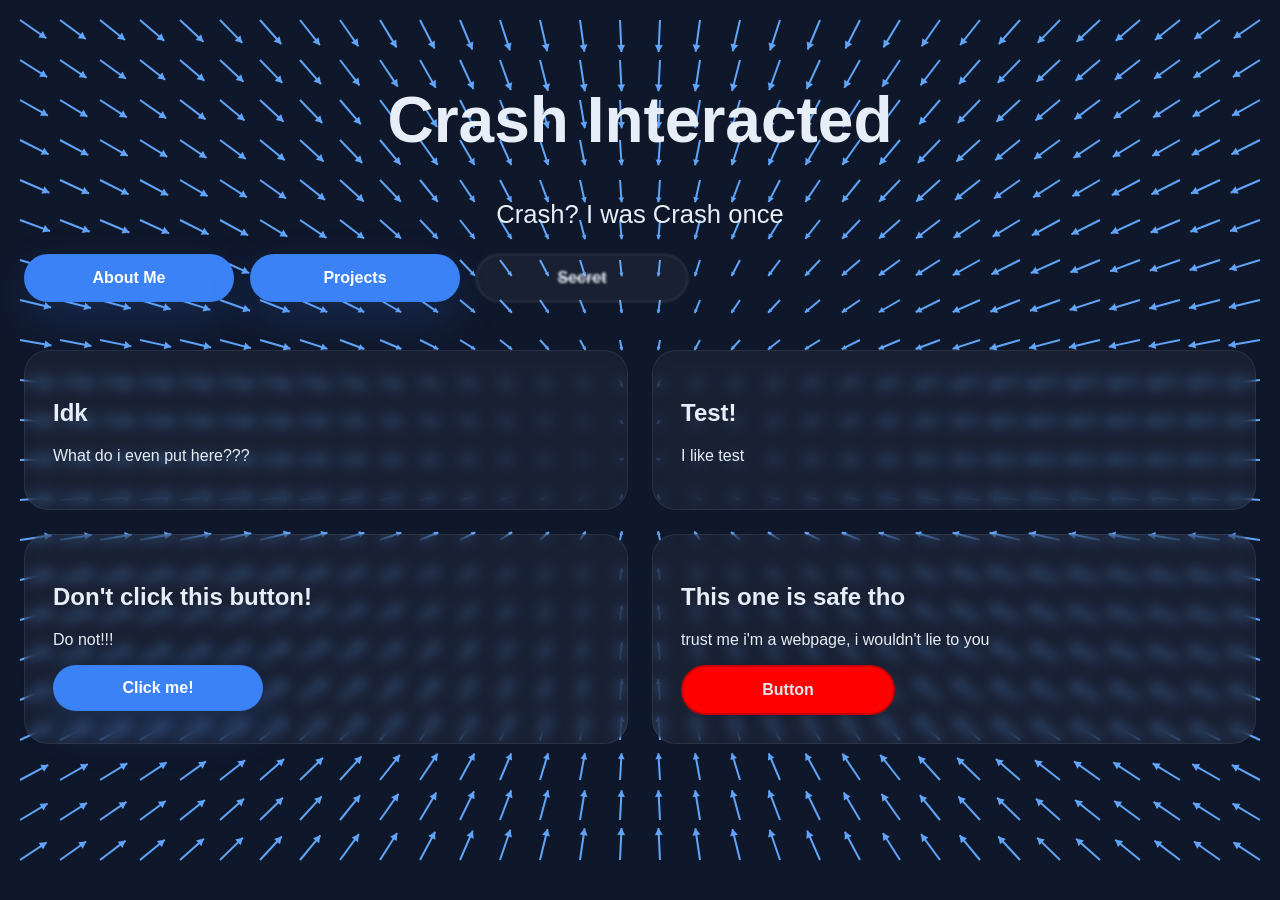
<file: index.html>
<!DOCTYPE html>
<html lang="en">
    <head> 
        <meta charset="UTF-8">
        <meta name="viewport" content="width=device-width, initial-scale=1.0">
        <link rel="icon" href="./favicon.png"/>
        <title>Crash Interacted</title>
        <link rel="stylesheet" href="style.css">
    </head>
    <body>
        <canvas id="bg"></canvas>
        
        <main class="page">
        
            <!-- says right there ↓: title thingy-->
            <header class="title_thingy">
                <h1 class="title">Crash Interacted</h1>
                <p id="rand_splash"></p>

                <script>
                    const messages = [
                        "Welcome to another episode of Crash!",
                        "BREAKING NEWS: Crash Interacted",
                        "Crash? I was Crash once",
                        "Crash Interacted",
                        "detcaretnI hsarC",
                        "Hi, I'm crash! I exist sometimes",
                        "Nästan snabbare än Crash"
                    ];
                        
                    const randomMessage =
                        messages[Math.floor(Math.random() * messages.length)];
                        
                    document.getElementById("rand_splash").textContent = randomMessage;
                </script>
            </header>

            <div class="actions">
                <a class="button" href="./about.html">About Me</a>
                <a class="button" href="./projects.html">Projects</a>
                <a class="button-secret" href="./secret.html"><s>Secret</s></a>
            </div>

            <!-- Grid with cards! idk what to put here -->
            <section class="section-grid">
                <article class="card">
                    <h2>Idk</h2>
                    <p>What do i even put here???</p>
                </article>
                <article class="card">
                    <h2>Test!</h2>
                    <p>I like test</p>
                </article>
                <article class="card">
                    <h2>Don't click this button!</h2>
                    <p>Do not!!!</p>
                    <a class="button" href="./nocivaf.png">Click me!</a>
                </article>
                <article class="card">
                    <h2>This one is safe tho</h2>
                    <p>trust me i'm a webpage, i wouldn't lie to you</p>
                    <a class="button-scary" href="">Button</a>
                </article>
            </section>

            

            <!-- Script for the arrows in the background -->
        
            
            <script>
                const canvas = document.getElementById("bg");
                const ctx = canvas.getContext("2d");
                
                let mouse = {
                    x: window.innerWidth / 2,
                    y: window.innerHeight / 2
                };

                const spacing = 40;

                function resize() {
                    canvas.width = window.innerWidth;
                    canvas.height = window.innerHeight;
                }

                window.addEventListener("resize", resize);
                resize();

                window.addEventListener("mousemove", e => {
                    mouse.x = e.clientX;
                    mouse.y = e.clientY;
                });

                function drawArrow(x, y, angle, length) {
                    const headSize = Math.max(4, length * 0.25);
                
                    const endX = x + Math.cos(angle) * length;
                    const endY = y + Math.sin(angle) * length;
                
                    ctx.beginPath();
                    ctx.moveTo(x, y);
                    ctx.lineTo(endX, endY);
                    ctx.stroke();
                
                    ctx.beginPath();
                    ctx.moveTo(endX, endY);
                    ctx.lineTo(
                        endX - Math.cos(angle - Math.PI / 6) * headSize,
                        endY - Math.sin(angle - Math.PI / 6) * headSize
                    );
                    ctx.lineTo(
                        endX - Math.cos(angle + Math.PI / 6) * headSize,
                        endY - Math.sin(angle + Math.PI / 6) * headSize
                    );
                    ctx.closePath();
                    ctx.fill();
                }

                function animate() {
                    ctx.clearRect(0, 0, canvas.width, canvas.height);
                
                    ctx.strokeStyle = "#60a5fa";
                    ctx.fillStyle = "#60a5fa";
                    ctx.lineWidth = 2;
                
                    const maxDistance = Math.hypot(canvas.width, canvas.height);
                
                    for (let x = spacing / 2; x < canvas.width; x += spacing) {
                        for (let y = spacing / 2; y < canvas.height; y += spacing) {
                        
                            const dx = mouse.x - x;
                            const dy = mouse.y - y;
                        
                            const distance = Math.hypot(dx, dy);
                            const angle = Math.atan2(dy, dx);
                        
                            const normalizedDistance = Math.min(distance / 400, 1);
                        
                            // Very short near cursor, full length farther away
                            const length = 2 + normalizedDistance * 30;
                        
                            drawArrow(x, y, angle, length);
                        }
                    }
                
                    requestAnimationFrame(animate);
                }

                function shouldUseBackground() {
                    return (
                        window.innerWidth >= 768 &&
                        !window.matchMedia("(pointer: coarse)").matches
                    );
                }
                
                if (shouldUseBackground()) {
                    animate();
                } else {
                    canvas.remove();
                }
            </script>
        </main>
    </body>
</html>
</file>
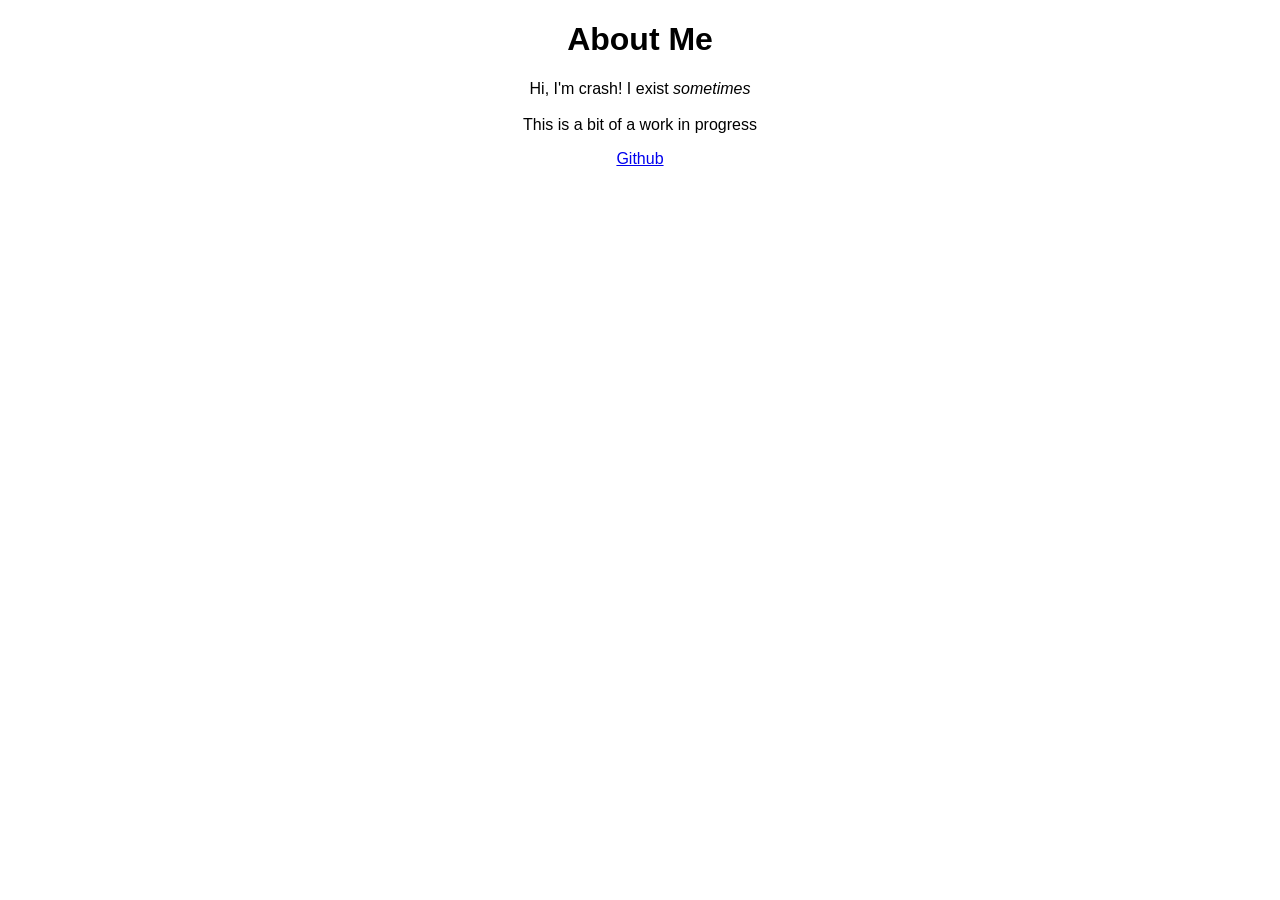
<file: about.html>
<!DOCTYPE html>
<html lang="en">
    <head>
        <meta charset="UTF-8">
        <meta name="viewport" content="width=device-width, initial-scale=1.0">
        <link rel="icon" href="./favicon.png"/>
        <title>Crash Interacted - About Me</title>
        <style>
            body {
                font-family: Arial, sans-serif;
                text-align: center;
            }
        </style>
    </head>
    <body>
        <h1>About Me</h1>
        <p>Hi, I'm crash! I exist <i>sometimes</i><br><br>This is a bit of a work in progress</p>
        <a href="https://github.com/crashinteracted">Github</a>
    </body>
</html>
</file>
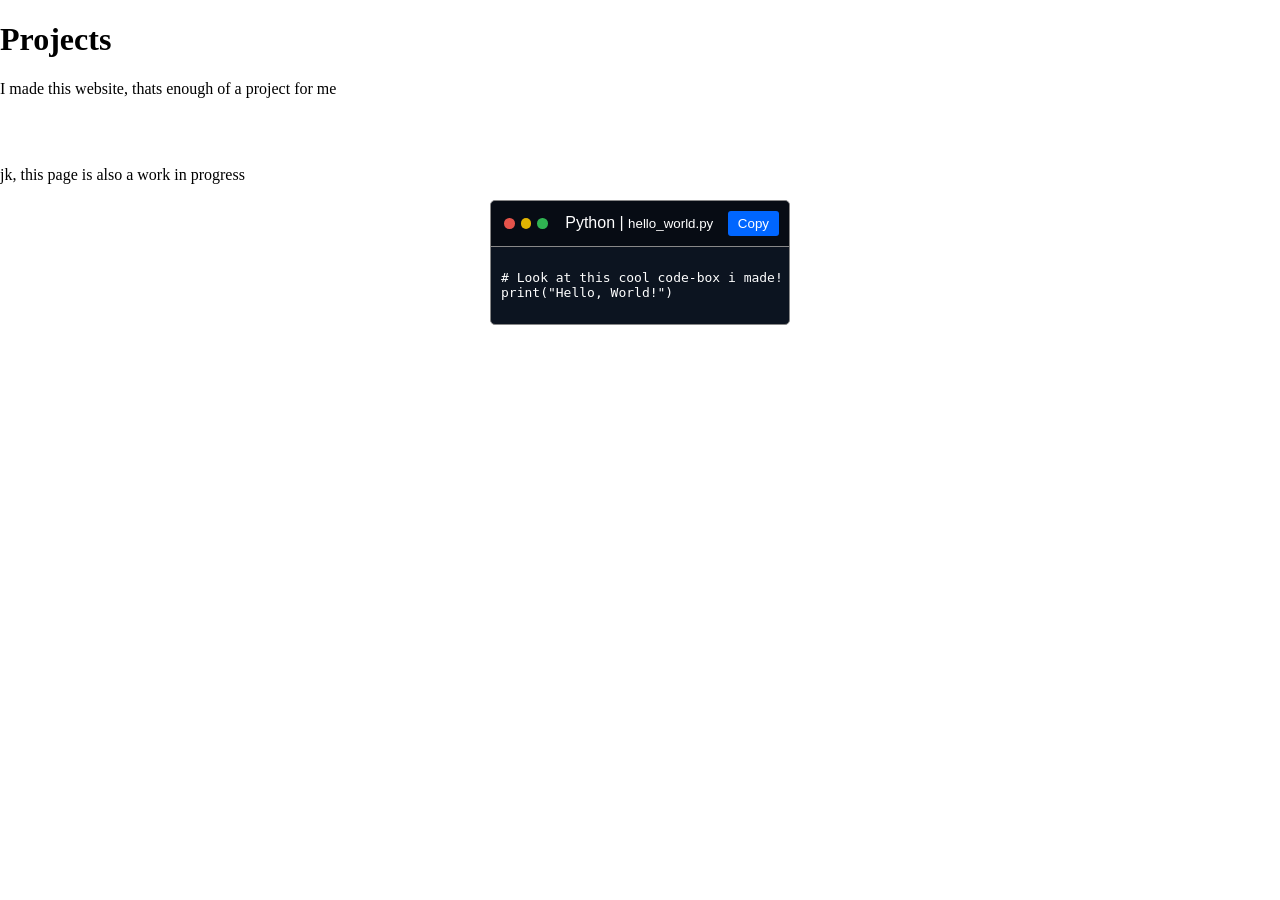
<file: projects.html>
<!DOCTYPE html>
<html>
    <head>
        <meta charset="UTF-8">
        <meta name="viewport" content="width=device-width, initial-scale=1.0">
        <link rel="icon" href="./favicon.png"/>
        <link rel="stylesheet" href="./projects.css"/>
        <script src="./assets/custom_elements/codesnippet.js"></script>
        <title>Crash Interacted - Projects</title>
    </head>
    <body>
        <h1>Projects</h1>
        <p>I made this website, thats enough of a project for me</p>
        <br>
        <br>
        <p>jk, this page is also a work in progress</p>
        <div style="width: min(80%, 300px); margin: auto;">
            <code-snippet data-lang="Python" data-name="hello_world.py" data-code='# Look at this cool code-box i made! \nprint("Hello, World!")'></code-snippet>
        </div>
    </body>
</html>
</file>
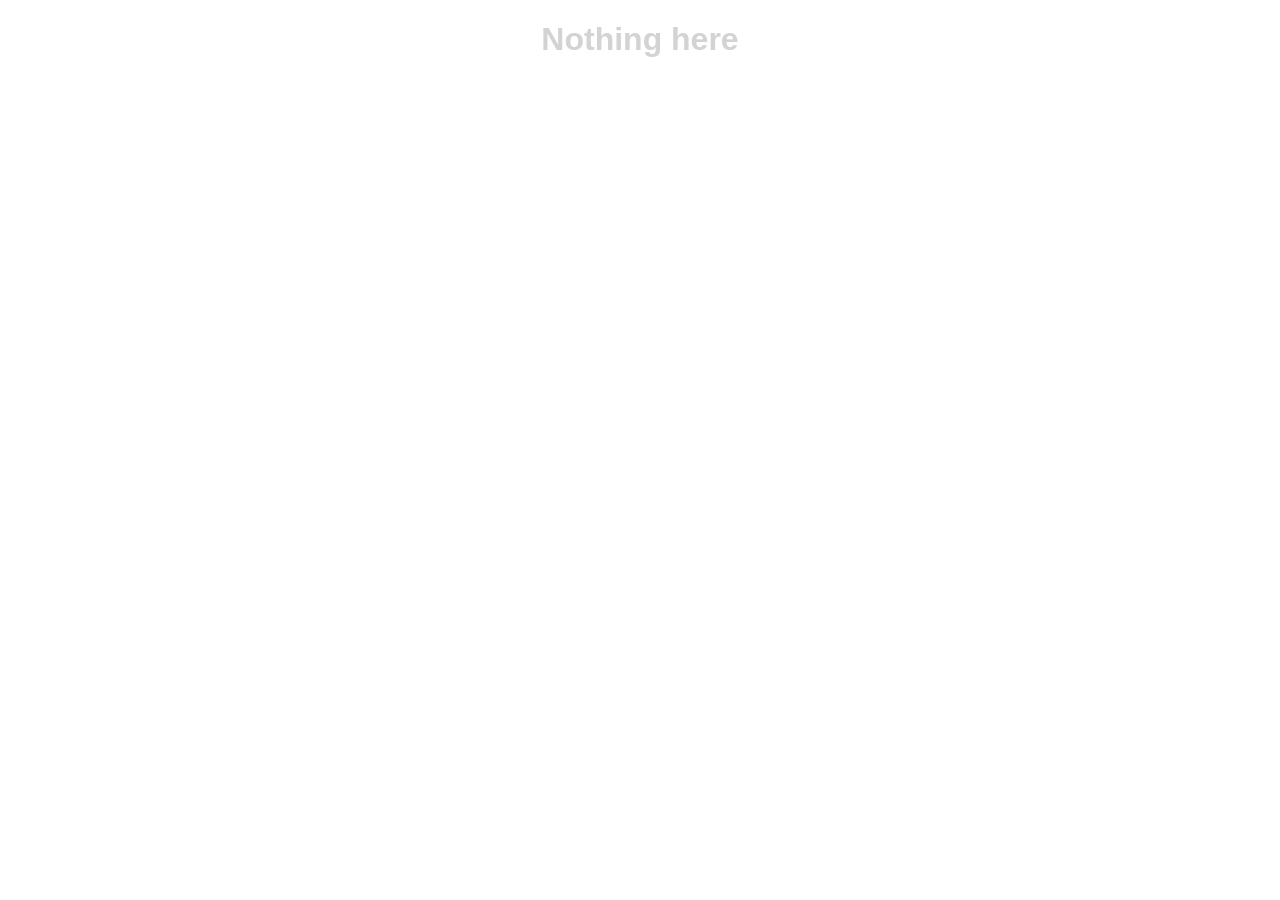
<file: secret.html>
<!DOCTYPE html>
<html>
    <head>
        <meta charset="UTF-8">
        <meta name="viewport" content="width=device-width, initial-scale=1.0">
        <link rel="icon" href="./nocivaf.png"/>
        <title>Shh this is secret</title>
        <style>
            body {
                color: lightgray;
                text-align: center;
                font-family: Arial, Helvetica, sans-serif;
            }
        </style>
    </head>
    <body>
        <h1>Nothing here</h1>
        <br>
        <p style="color: white;">absolutely nothing</p>
    </body>
</html>
</file>
<file: style.css>
html, body {
    margin: 0;
    width: 100%;
    height: 100%;
    overflow: hidden;
    background: #0f172a;
}

canvas {
    display: block;
    width: 100%;
    height: 100%;
}

#bg {
    position: fixed;
    inset: 0;
    z-index: 0;
    pointer-events: none;
}

.page {
    font-family: Arial, sans-serif;
    color: #e7eef7;
    margin: 0 auto;
    padding: 40px 24px 80px;
    position: relative;
    z-index: 1;
}

.title_thingy {
    text-align: center;
}

.title_thingy h1 {
    font-size: clamp(3rem, 5vw, 5rem);
}

.title_thingy p {
    font-size: clamp(1rem, 2vw, 2rem);
}

.section-grid {
    display: grid;
    gap: 24px;
    margin-top: 48px;
}

.card {
    background: rgba(255, 255, 255, 0.04);
    border: 1px solid rgba(255, 255, 255, 0.08);
    border-radius: 24px;
    padding: 28px;
    backdrop-filter: blur(7px);
}

@media (min-width: 900px) {
    .section-grid {
        grid-template-columns: repeat(2, minmax(0, 1fr));
    }
}

.actions {
    display: flex;
    flex-wrap: wrap;
    gap: 16px;
    margin-top: 16px;
}

.button,
.button-secret,
.button-scary {
  display: inline-flex;
  align-items: center;
  justify-content: center;
  min-width: 170px;
  padding: 14px 20px;
  border-radius: 999px;
  font-weight: 600;
  text-decoration: none;
  transition: transform 180ms ease, background-color 180ms ease, box-shadow 180ms ease;
}

.button {
    background: #3b82f6;
    color: #ffffff;
    box-shadow: 0 18px 45px rgba(59, 130, 246, 0.18);
}

.button-secret {
    border: 1px solid rgba(255, 255, 255, 0.16);
    color: #e2e8f0;
    background: rgba(255, 255, 255, 0.04);
    filter: blur(1px);
}

.button-scary {
    border: 2px solid rgb(200, 0, 0);
    color: #e2e8f0;
    background: red;
    font-family: Impact, Haettenschweiler, 'Arial Narrow Bold', sans-serif;
}

.button:hover,
.button-secret:hover,
.button-scary:hover {
    transform: translateY(-2px);
}
</file>
<file: projects.css>
html, body {
    margin: 0;
    width: 100%;
    height: 100%;
    overflow: hidden;
    background: #ffffff; /* #1a1a1e */
}

header {
    padding: 2%;
}

.logo {
    color: white;
    font-family: Arial, Helvetica, sans-serif;
    font-size: 2vw;
}
</file>
